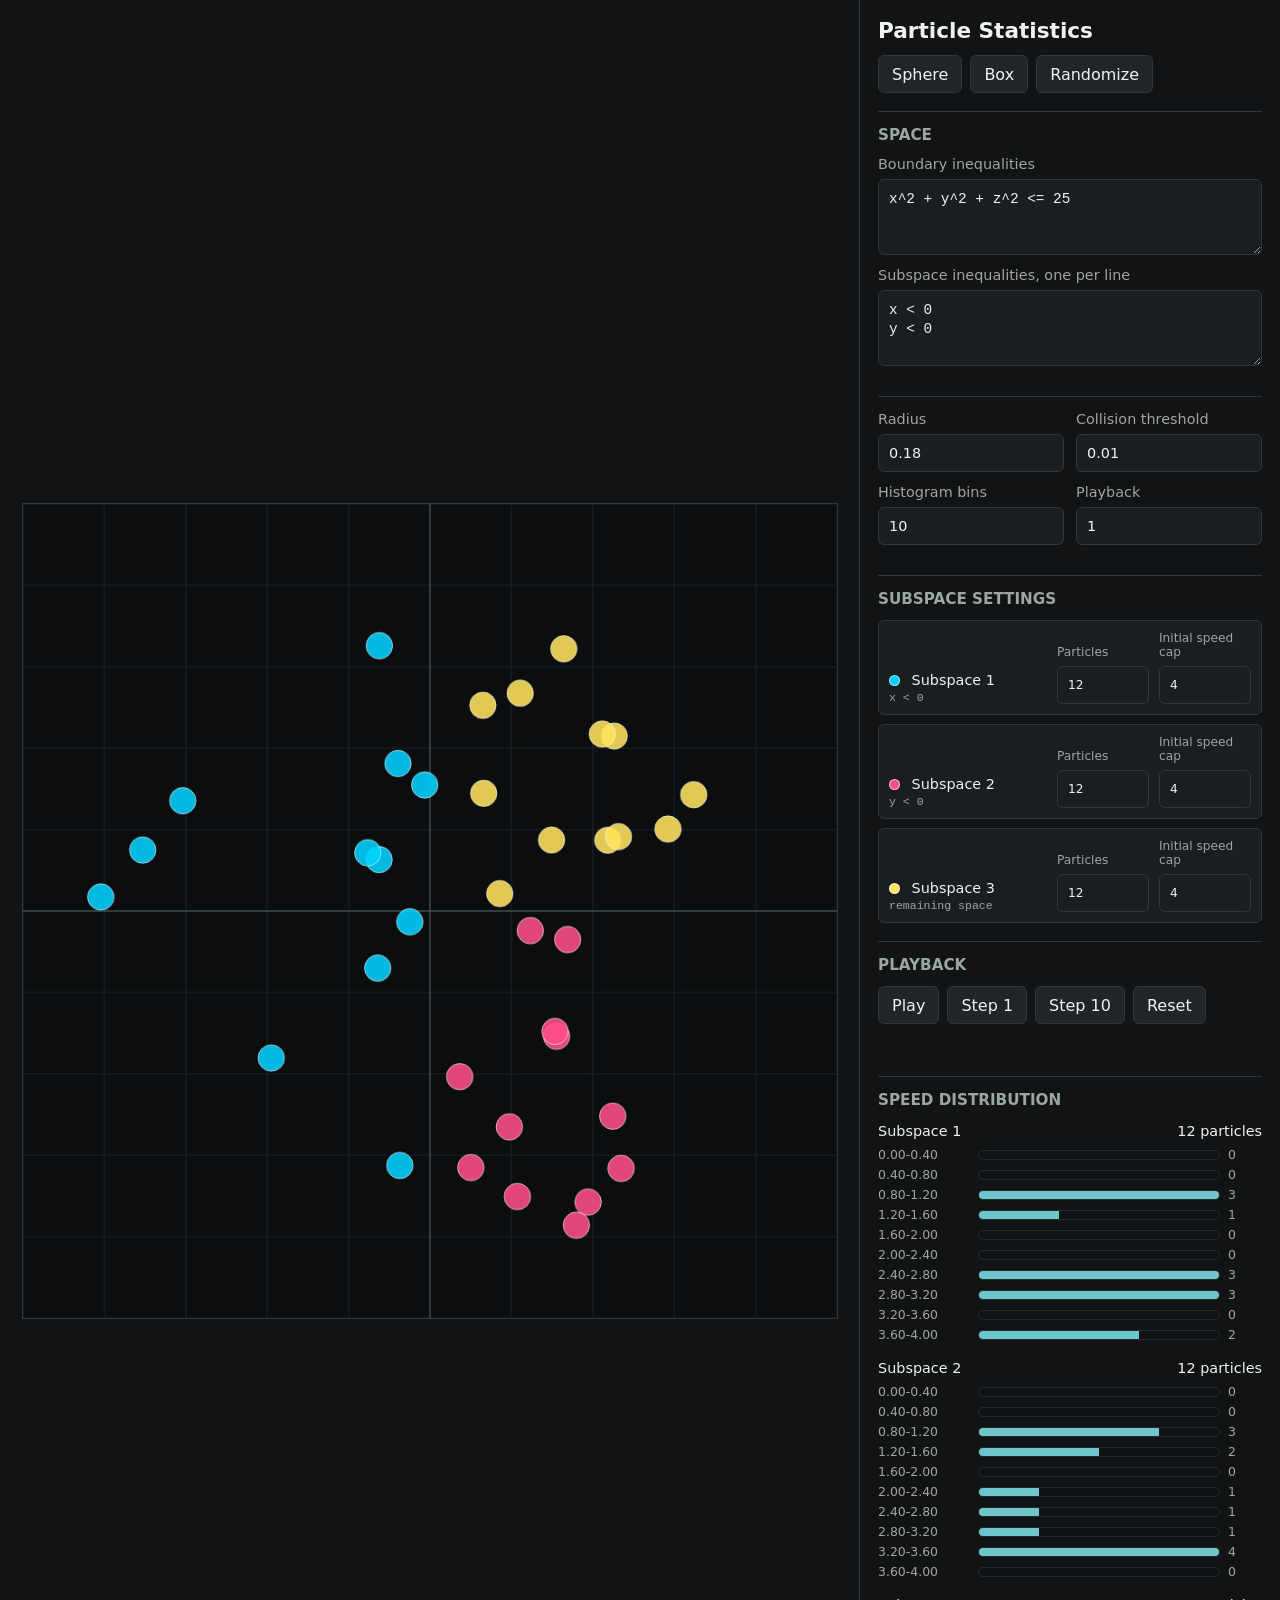
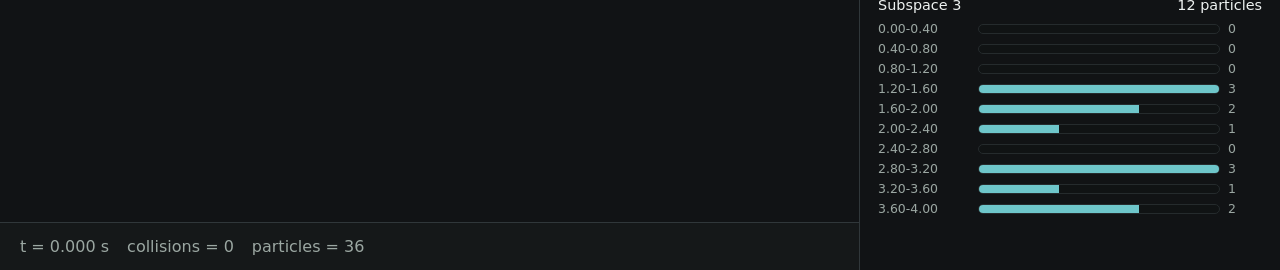
<file: index.html>
<!doctype html>
<html lang="en">
<head>
  <meta charset="utf-8">
  <meta name="viewport" content="width=device-width, initial-scale=1">
  <title>Particle Statistics Demonstration</title>
  <link rel="stylesheet" href="styles.css">
</head>
<body>
  <main class="app">
    <section class="simulation">
      <div class="canvas-wrap">
        <canvas id="projection" width="900" height="900" aria-label="Particle projection on z=0 plane"></canvas>
      </div>
      <div class="status-bar">
        <span id="timeReadout">t = 0.000 s</span>
        <span id="collisionReadout">collisions = 0</span>
        <span id="particleReadout">particles = 0</span>
      </div>
    </section>

    <aside class="controls">
      <section class="panel">
        <h1>Particle Statistics</h1>
        <div class="button-row">
          <button id="loadSphere" type="button">Sphere</button>
          <button id="loadBox" type="button">Box</button>
          <button id="randomize" type="button">Randomize</button>
        </div>
      </section>

      <section class="panel">
        <h2>Space</h2>
        <label>
          Boundary inequalities
          <textarea id="spaceInput" spellcheck="false"></textarea>
        </label>
        <label>
          Subspace inequalities, one per line
          <textarea id="subspaceInput" spellcheck="false"></textarea>
        </label>
      </section>

      <section class="panel grid">
        <label>
          Radius
          <input id="particleRadius" type="number" min="0.05" max="1" step="0.05">
        </label>
        <label>
          Collision threshold
          <input id="collisionThreshold" type="number" min="0.0001" max="0.25" step="0.001">
        </label>
        <label>
          Histogram bins
          <input id="histogramBins" type="number" min="2" max="30" step="1">
        </label>
        <label>
          Playback
          <input id="playbackSpeed" type="number" min="0.1" max="20" step="0.1">
        </label>
      </section>

      <section class="panel">
        <h2>Subspace Settings</h2>
        <div id="subspaceSettings" class="subspace-settings"></div>
      </section>

      <section class="panel">
        <h2>Playback</h2>
        <div class="button-row">
          <button id="playPause" type="button">Play</button>
          <button id="stepOne" type="button">Step 1</button>
          <button id="stepMany" type="button">Step 10</button>
          <button id="reset" type="button">Reset</button>
        </div>
        <p id="message" class="message"></p>
      </section>

      <section class="panel histograms">
        <h2>Speed Distribution</h2>
        <div id="histograms"></div>
      </section>
    </aside>
  </main>

  <script src="app.js"></script>
</body>
</html>
</file>
<file: styles.css>
:root {
  color-scheme: dark;
  --bg: #111315;
  --ink: #eef2f1;
  --muted: #9ba7a2;
  --line: #30373a;
  --panel: #1a1e20;
  --panel-2: #202628;
  --accent: #e6b450;
  --accent-2: #6ec6ca;
  --danger: #ef7f72;
}

* {
  box-sizing: border-box;
}

body {
  margin: 0;
  min-height: 100vh;
  background: var(--bg);
  color: var(--ink);
  font-family: Inter, ui-sans-serif, system-ui, -apple-system, BlinkMacSystemFont, "Segoe UI", sans-serif;
}

button,
input,
textarea {
  font: inherit;
}

.app {
  display: grid;
  grid-template-columns: minmax(420px, 1fr) 420px;
  min-height: 100vh;
}

.simulation {
  display: grid;
  grid-template-rows: 1fr auto;
  min-width: 0;
  border-right: 1px solid var(--line);
}

.canvas-wrap {
  display: grid;
  place-items: center;
  padding: 20px;
  min-height: 0;
}

canvas {
  width: min(100%, calc(100vh - 84px));
  max-height: calc(100vh - 84px);
  aspect-ratio: 1;
  background: #0b0d0e;
  border: 1px solid var(--line);
}

.status-bar {
  display: flex;
  flex-wrap: wrap;
  gap: 18px;
  padding: 14px 20px;
  color: var(--muted);
  border-top: 1px solid var(--line);
  background: #151819;
}

.controls {
  overflow: auto;
  padding: 18px;
}

.panel {
  padding: 14px 0 18px;
  border-bottom: 1px solid var(--line);
}

.panel:first-child {
  padding-top: 0;
}

h1,
h2 {
  margin: 0 0 12px;
  font-weight: 650;
  letter-spacing: 0;
}

h1 {
  font-size: 1.35rem;
}

h2 {
  font-size: 0.95rem;
  color: var(--muted);
  text-transform: uppercase;
}

label {
  display: grid;
  gap: 7px;
  margin-bottom: 12px;
  color: var(--muted);
  font-size: 0.9rem;
}

textarea,
input {
  width: 100%;
  color: var(--ink);
  background: var(--panel);
  border: 1px solid var(--line);
  border-radius: 6px;
  outline: none;
}

textarea:focus,
input:focus {
  border-color: var(--accent-2);
}

textarea {
  min-height: 76px;
  resize: vertical;
  padding: 10px;
  line-height: 1.35;
  font-family: "Cascadia Code", Consolas, monospace;
}

input {
  height: 38px;
  padding: 0 10px;
}

.grid {
  display: grid;
  grid-template-columns: 1fr 1fr;
  column-gap: 12px;
}

.subspace-settings {
  display: grid;
  gap: 9px;
}

.subspace-row {
  display: grid;
  grid-template-columns: minmax(86px, 1fr) 92px 92px;
  align-items: end;
  gap: 10px;
  padding: 10px;
  background: var(--panel);
  border: 1px solid var(--line);
  border-radius: 6px;
}

.subspace-name {
  min-width: 0;
  color: var(--ink);
  font-size: 0.9rem;
}

.subspace-swatch {
  display: inline-block;
  width: 11px;
  height: 11px;
  margin-right: 7px;
  border: 1px solid #ffffff99;
  border-radius: 50%;
  vertical-align: -1px;
}

.subspace-rule {
  display: block;
  overflow: hidden;
  margin-top: 3px;
  color: var(--muted);
  font-family: "Cascadia Code", Consolas, monospace;
  font-size: 0.72rem;
  text-overflow: ellipsis;
  white-space: nowrap;
}

.subspace-row label {
  margin: 0;
  font-size: 0.76rem;
}

.button-row {
  display: flex;
  flex-wrap: wrap;
  gap: 8px;
}

button {
  min-height: 38px;
  padding: 0 13px;
  color: var(--ink);
  background: var(--panel-2);
  border: 1px solid var(--line);
  border-radius: 6px;
  cursor: pointer;
}

button:hover {
  border-color: var(--accent);
}

button.primary,
#playPause.playing {
  color: #1a160d;
  background: var(--accent);
  border-color: var(--accent);
}

.message {
  min-height: 22px;
  margin: 12px 0 0;
  color: var(--muted);
}

.message.error {
  color: var(--danger);
}

.histograms {
  border-bottom: 0;
}

.histogram {
  margin: 14px 0 18px;
}

.histogram-title {
  display: flex;
  justify-content: space-between;
  gap: 10px;
  margin-bottom: 8px;
  color: var(--ink);
  font-size: 0.9rem;
}

.bars {
  display: grid;
  gap: 5px;
}

.bar-row {
  display: grid;
  grid-template-columns: 92px 1fr 34px;
  align-items: center;
  gap: 8px;
  color: var(--muted);
  font-size: 0.78rem;
}

.bar-track {
  display: block;
  height: 10px;
  background: #101314;
  border: 1px solid #252b2d;
  border-radius: 999px;
  overflow: hidden;
}

.bar-fill {
  display: block;
  height: 100%;
  width: 0%;
  background: var(--accent-2);
}

@media (max-width: 980px) {
  .app {
    grid-template-columns: 1fr;
  }

  .simulation {
    min-height: 68vh;
    border-right: 0;
    border-bottom: 1px solid var(--line);
  }

  .controls {
    overflow: visible;
  }
}

@media (max-width: 560px) {
  .grid {
    grid-template-columns: 1fr;
  }

  .subspace-row {
    grid-template-columns: 1fr;
  }

  .canvas-wrap {
    padding: 10px;
  }
}
</file>
